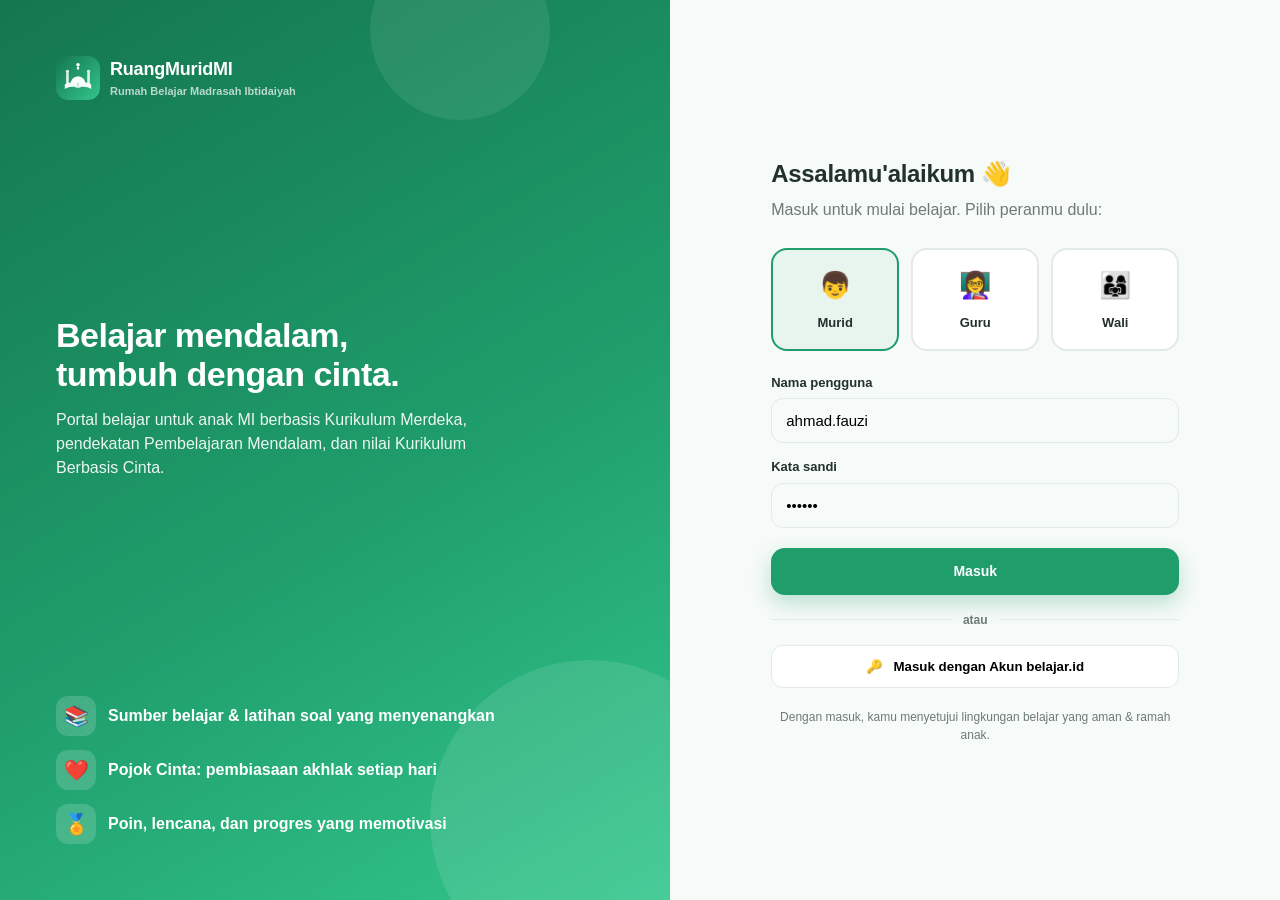
<file: index.html>
<!doctype html>
<html lang="id">
<head>
<meta charset="utf-8">
<meta name="viewport" content="width=device-width, initial-scale=1">
<title>RuangMuridMI — Masuk</title>
<link rel="icon" href="assets/logo.svg">
<link rel="stylesheet" href="assets/styles.css">
</head>
<body>
<div class="login">
  <div class="art">
    <div class="brand" style="color:#fff">
      <img class="logo" src="assets/logo.svg" alt="" style="width:44px;height:44px">
      <div style="font-size:18px">RuangMuridMI<small style="color:rgba(255,255,255,.7)">Rumah Belajar Madrasah Ibtidaiyah</small></div>
    </div>
    <div>
      <h1>Belajar mendalam,<br>tumbuh dengan cinta.</h1>
      <p>Portal belajar untuk anak MI berbasis Kurikulum Merdeka, pendekatan Pembelajaran Mendalam, dan nilai Kurikulum Berbasis Cinta.</p>
    </div>
    <div class="feat">
      <div><span class="em">📚</span> Sumber belajar & latihan soal yang menyenangkan</div>
      <div><span class="em">❤️</span> Pojok Cinta: pembiasaan akhlak setiap hari</div>
      <div><span class="em">🏅</span> Poin, lencana, dan progres yang memotivasi</div>
    </div>
  </div>
  <div class="form">
    <h2>Assalamu'alaikum 👋</h2>
    <p class="lead">Masuk untuk mulai belajar. Pilih peranmu dulu:</p>
    <div class="roles">
      <div class="role sel"><div class="em">👦</div><div class="nm">Murid</div></div>
      <div class="role"><div class="em">👩‍🏫</div><div class="nm">Guru</div></div>
      <div class="role"><div class="em">👨‍👩‍👧</div><div class="nm">Wali</div></div>
    </div>
    <div class="field"><label>Nama pengguna</label><input type="text" placeholder="cth: ahmad.fauzi" value="ahmad.fauzi"></div>
    <div class="field"><label>Kata sandi</label><input type="password" placeholder="••••••••" value="123456"></div>
    <a class="btn primary block" href="murid/index.html" style="margin-top:6px">Masuk</a>
    <div class="divider">atau</div>
    <button class="gbtn"><span>🔑</span> Masuk dengan Akun belajar.id</button>
    <p style="font-size:12px;color:var(--muted);margin-top:20px;text-align:center">Dengan masuk, kamu menyetujui lingkungan belajar yang aman & ramah anak.</p>
  </div>
</div>
<script src="assets/app.js"></script>
</body>
</html>
</file>
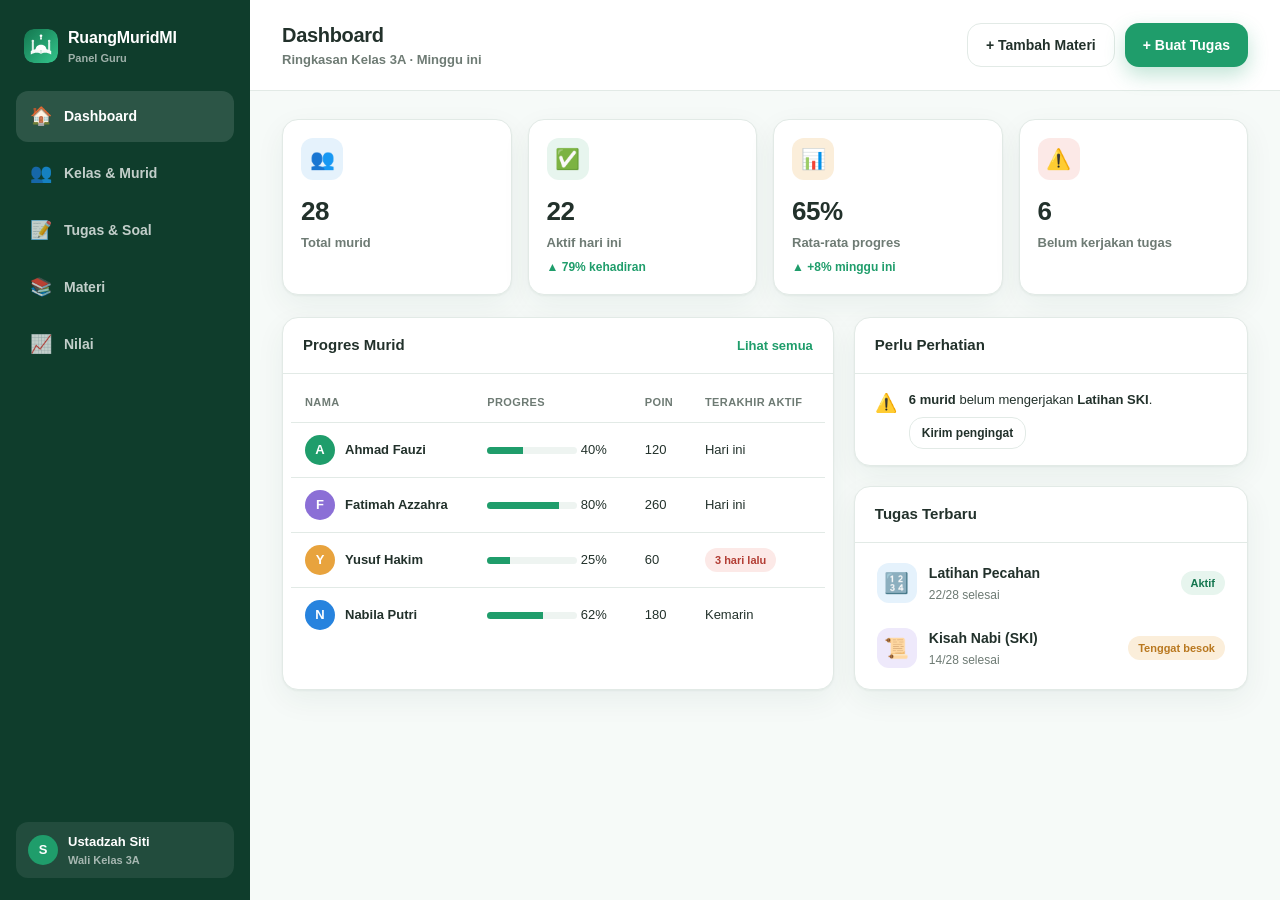
<file: guru/index.html>
<!doctype html>
<html lang="id">
<head>
<meta charset="utf-8">
<meta name="viewport" content="width=device-width, initial-scale=1">
<title>Dashboard Guru — RuangMuridMI</title>
<link rel="icon" href="../assets/logo.svg">
<link rel="stylesheet" href="../assets/styles.css">
</head>
<body>
<div class="shell">
  <aside class="side">
    <div class="brand"><img class="logo" src="../assets/logo.svg" alt=""><div>RuangMuridMI<small>Panel Guru</small></div></div>
    <a class="nav-link active"><span class="ic">🏠</span> Dashboard</a>
    <a class="nav-link"><span class="ic">👥</span> Kelas &amp; Murid</a>
    <a class="nav-link"><span class="ic">📝</span> Tugas &amp; Soal</a>
    <a class="nav-link"><span class="ic">📚</span> Materi</a>
    <a class="nav-link"><span class="ic">📈</span> Nilai</a>
    <div class="foot"><span class="avatar">S</span><div>Ustadzah Siti<div style="font-weight:600;font-size:11px;color:rgba(255,255,255,.6)">Wali Kelas 3A</div></div></div>
  </aside>
  <main class="main">
    <div class="mainbar">
      <div><h1>Dashboard</h1><div class="sub">Ringkasan Kelas 3A · Minggu ini</div></div>
      <div style="display:flex;gap:10px">
        <button class="btn ghost">+ Tambah Materi</button>
        <button class="btn primary">+ Buat Tugas</button>
      </div>
    </div>
    <div class="wrap">
      <div class="metrics">
        <div class="metric"><div class="ic c-blue">👥</div><div class="n">28</div><div class="l">Total murid</div></div>
        <div class="metric"><div class="ic c-green">✅</div><div class="n">22</div><div class="l">Aktif hari ini</div><div class="trend">▲ 79% kehadiran</div></div>
        <div class="metric"><div class="ic c-gold">📊</div><div class="n">65%</div><div class="l">Rata-rata progres</div><div class="trend">▲ +8% minggu ini</div></div>
        <div class="metric"><div class="ic c-red">⚠️</div><div class="n">6</div><div class="l">Belum kerjakan tugas</div></div>
      </div>

      <div class="grid-2">
        <div class="panel">
          <div class="ph"><h3>Progres Murid</h3><a style="font-size:13px;font-weight:700;color:var(--green)">Lihat semua</a></div>
          <div class="pb">
            <table>
              <thead><tr><th>Nama</th><th>Progres</th><th>Poin</th><th>Terakhir aktif</th></tr></thead>
              <tbody>
                <tr><td><div class="who"><span class="avatar">A</span> Ahmad Fauzi</div></td><td><span class="mini-bar"><i style="width:40%"></i></span> 40%</td><td>120</td><td>Hari ini</td></tr>
                <tr><td><div class="who"><span class="avatar" style="background:var(--purple)">F</span> Fatimah Azzahra</div></td><td><span class="mini-bar"><i style="width:80%"></i></span> 80%</td><td>260</td><td>Hari ini</td></tr>
                <tr><td><div class="who"><span class="avatar" style="background:var(--gold)">Y</span> Yusuf Hakim</div></td><td><span class="mini-bar"><i style="width:25%"></i></span> 25%</td><td>60</td><td><span class="tag late">3 hari lalu</span></td></tr>
                <tr><td><div class="who"><span class="avatar" style="background:var(--blue)">N</span> Nabila Putri</div></td><td><span class="mini-bar"><i style="width:62%"></i></span> 62%</td><td>180</td><td>Kemarin</td></tr>
              </tbody>
            </table>
          </div>
        </div>

        <div style="display:flex;flex-direction:column;gap:20px">
          <div class="panel">
            <div class="ph"><h3>Perlu Perhatian</h3></div>
            <div style="padding:16px 20px;display:flex;flex-direction:column;gap:12px">
              <div style="display:flex;gap:12px;align-items:flex-start"><span style="font-size:18px">⚠️</span><div style="font-size:13px"><b>6 murid</b> belum mengerjakan <b>Latihan SKI</b>.<div style="margin-top:8px"><button class="btn ghost" style="padding:8px 12px;font-size:12px">Kirim pengingat</button></div></div></div>
            </div>
          </div>
          <div class="panel">
            <div class="ph"><h3>Tugas Terbaru</h3></div>
            <div style="padding:8px">
              <div class="row" style="border:none"><span class="ic c-blue">🔢</span><span class="grow"><span class="t">Latihan Pecahan</span><span class="s">22/28 selesai</span></span><span class="tag ok">Aktif</span></div>
              <div class="row" style="border:none"><span class="ic c-purple">📜</span><span class="grow"><span class="t">Kisah Nabi (SKI)</span><span class="s">14/28 selesai</span></span><span class="tag warn">Tenggat besok</span></div>
            </div>
          </div>
        </div>
      </div>
    </div>
  </main>
</div>
</body>
</html>
</file>
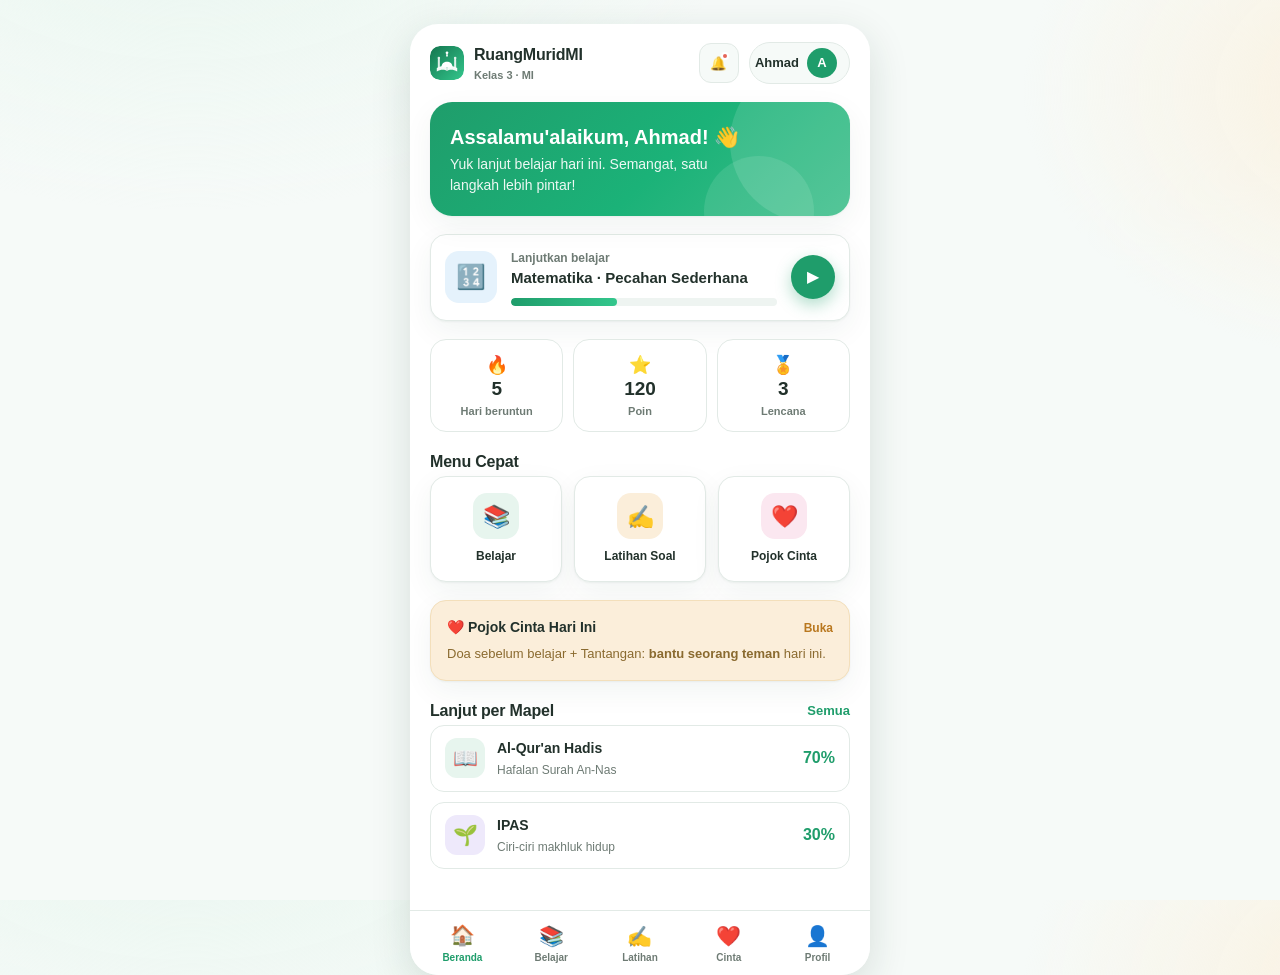
<file: murid/index.html>
<!doctype html>
<html lang="id">
<head>
<meta charset="utf-8">
<meta name="viewport" content="width=device-width, initial-scale=1">
<title>Beranda — RuangMuridMI</title>
<link rel="icon" href="../assets/logo.svg">
<link rel="stylesheet" href="../assets/styles.css">
</head>
<body class="app-bg">
<div class="phone">
  <div class="topbar">
    <div class="brand"><img class="logo" src="../assets/logo.svg" alt=""><div>RuangMuridMI<small>Kelas 3 · MI</small></div></div>
    <div style="display:flex;gap:10px;align-items:center">
      <button class="icon-btn">🔔<span class="dot"></span></button>
      <div class="userchip"><span>Ahmad</span><span class="avatar">A</span></div>
    </div>
  </div>
  <div class="content">
    <div class="greet">
      <h1>Assalamu'alaikum, Ahmad! 👋</h1>
      <p>Yuk lanjut belajar hari ini. Semangat, satu langkah lebih pintar!</p>
    </div>

    <div class="continue">
      <div class="thumb c-blue">🔢</div>
      <div class="meta">
        <div class="k">Lanjutkan belajar</div>
        <div class="t">Matematika · Pecahan Sederhana</div>
        <div class="bar" style="margin-top:8px"><i style="width:40%"></i></div>
      </div>
      <a class="play" href="materi.html">▶</a>
    </div>

    <div class="stats">
      <div class="stat"><div class="em">🔥</div><div class="n">5</div><div class="l">Hari beruntun</div></div>
      <div class="stat"><div class="em">⭐</div><div class="n">120</div><div class="l">Poin</div></div>
      <div class="stat"><div class="em">🏅</div><div class="n">3</div><div class="l">Lencana</div></div>
    </div>

    <div>
      <div class="section-title"><h2>Menu Cepat</h2></div>
      <div class="quick">
        <a class="qbtn" href="mapel.html"><span class="ic c-green">📚</span><span>Belajar</span></a>
        <a class="qbtn" href="kuis.html"><span class="ic c-gold">✍️</span><span>Latihan Soal</span></a>
        <a class="qbtn" href="pojok-cinta.html"><span class="ic c-pink">❤️</span><span>Pojok Cinta</span></a>
      </div>
    </div>

    <div class="card tint-gold">
      <div style="display:flex;align-items:center;justify-content:space-between">
        <div style="font-weight:800;font-size:14px">❤️ Pojok Cinta Hari Ini</div>
        <a href="pojok-cinta.html" style="font-size:12px;font-weight:700;color:#B9781F">Buka</a>
      </div>
      <p style="font-size:13px;color:#8a6a2f;margin-top:6px">Doa sebelum belajar + Tantangan: <b>bantu seorang teman</b> hari ini.</p>
    </div>

    <div>
      <div class="section-title"><h2>Lanjut per Mapel</h2><a href="mapel.html">Semua</a></div>
      <div class="row-list">
        <a class="row" href="materi.html"><span class="ic c-green">📖</span><span class="grow"><span class="t">Al-Qur'an Hadis</span><span class="s">Hafalan Surah An-Nas</span></span><span style="font-weight:800;color:var(--green)">70%</span></a>
        <a class="row" href="materi.html"><span class="ic c-purple">🌱</span><span class="grow"><span class="t">IPAS</span><span class="s">Ciri-ciri makhluk hidup</span></span><span style="font-weight:800;color:var(--green)">30%</span></a>
      </div>
    </div>
  </div>

  <nav class="tabbar">
    <a class="tab active" href="index.html"><span class="ic">🏠</span>Beranda</a>
    <a class="tab" href="mapel.html"><span class="ic">📚</span>Belajar</a>
    <a class="tab" href="kuis.html"><span class="ic">✍️</span>Latihan</a>
    <a class="tab" href="pojok-cinta.html"><span class="ic">❤️</span>Cinta</a>
    <a class="tab" href="profil.html"><span class="ic">👤</span>Profil</a>
  </nav>
</div>
<script src="../assets/app.js"></script>
</body>
</html>
</file>
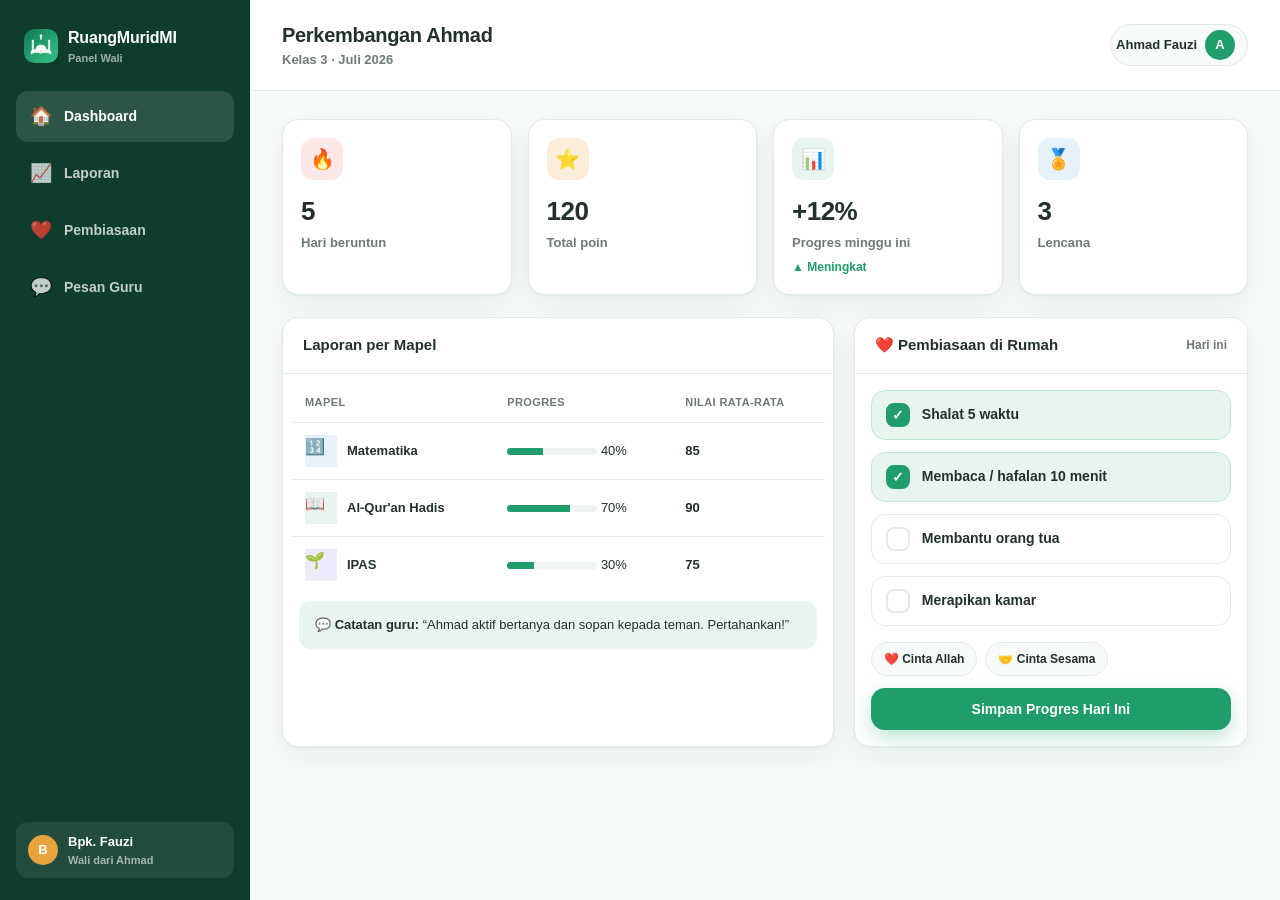
<file: wali/index.html>
<!doctype html>
<html lang="id">
<head>
<meta charset="utf-8">
<meta name="viewport" content="width=device-width, initial-scale=1">
<title>Dashboard Wali — RuangMuridMI</title>
<link rel="icon" href="../assets/logo.svg">
<link rel="stylesheet" href="../assets/styles.css">
</head>
<body>
<div class="shell">
  <aside class="side">
    <div class="brand"><img class="logo" src="../assets/logo.svg" alt=""><div>RuangMuridMI<small>Panel Wali</small></div></div>
    <a class="nav-link active"><span class="ic">🏠</span> Dashboard</a>
    <a class="nav-link"><span class="ic">📈</span> Laporan</a>
    <a class="nav-link"><span class="ic">❤️</span> Pembiasaan</a>
    <a class="nav-link"><span class="ic">💬</span> Pesan Guru</a>
    <div class="foot"><span class="avatar" style="background:var(--gold)">B</span><div>Bpk. Fauzi<div style="font-weight:600;font-size:11px;color:rgba(255,255,255,.6)">Wali dari Ahmad</div></div></div>
  </aside>
  <main class="main">
    <div class="mainbar">
      <div><h1>Perkembangan Ahmad</h1><div class="sub">Kelas 3 · Juli 2026</div></div>
      <div class="userchip"><span>Ahmad Fauzi</span><span class="avatar">A</span></div>
    </div>
    <div class="wrap">
      <div class="metrics">
        <div class="metric"><div class="ic c-red">🔥</div><div class="n">5</div><div class="l">Hari beruntun</div></div>
        <div class="metric"><div class="ic c-gold">⭐</div><div class="n">120</div><div class="l">Total poin</div></div>
        <div class="metric"><div class="ic c-green">📊</div><div class="n">+12%</div><div class="l">Progres minggu ini</div><div class="trend">▲ Meningkat</div></div>
        <div class="metric"><div class="ic c-blue">🏅</div><div class="n">3</div><div class="l">Lencana</div></div>
      </div>

      <div class="grid-2">
        <div class="panel">
          <div class="ph"><h3>Laporan per Mapel</h3></div>
          <div class="pb">
            <table>
              <thead><tr><th>Mapel</th><th>Progres</th><th>Nilai rata-rata</th></tr></thead>
              <tbody>
                <tr><td><div class="who"><span class="ic c-blue" style="width:32px;height:32px;font-size:16px">🔢</span> Matematika</div></td><td><span class="mini-bar"><i style="width:40%"></i></span> 40%</td><td><b>85</b></td></tr>
                <tr><td><div class="who"><span class="ic c-green" style="width:32px;height:32px;font-size:16px">📖</span> Al-Qur'an Hadis</div></td><td><span class="mini-bar"><i style="width:70%"></i></span> 70%</td><td><b>90</b></td></tr>
                <tr><td><div class="who"><span class="ic c-purple" style="width:32px;height:32px;font-size:16px">🌱</span> IPAS</div></td><td><span class="mini-bar"><i style="width:30%"></i></span> 30%</td><td><b>75</b></td></tr>
              </tbody>
            </table>
            <div style="padding:14px 16px;margin:8px;background:var(--green-soft);border-radius:12px;font-size:13px">💬 <b>Catatan guru:</b> “Ahmad aktif bertanya dan sopan kepada teman. Pertahankan!”</div>
          </div>
        </div>

        <div class="panel">
          <div class="ph"><h3>❤️ Pembiasaan di Rumah</h3><span style="font-size:12px;color:var(--muted);font-weight:700">Hari ini</span></div>
          <div style="padding:16px;display:flex;flex-direction:column;gap:12px">
            <div class="check done"><span class="box">✓</span> Shalat 5 waktu</div>
            <div class="check done"><span class="box">✓</span> Membaca / hafalan 10 menit</div>
            <div class="check"><span class="box"></span> Membantu orang tua</div>
            <div class="check"><span class="box"></span> Merapikan kamar</div>
            <div class="pillars" style="margin-top:4px"><span class="pill">❤️ Cinta Allah</span><span class="pill">🤝 Cinta Sesama</span></div>
            <button class="btn primary block">Simpan Progres Hari Ini</button>
          </div>
        </div>
      </div>
    </div>
  </main>
</div>
</body>
</html>
</file>
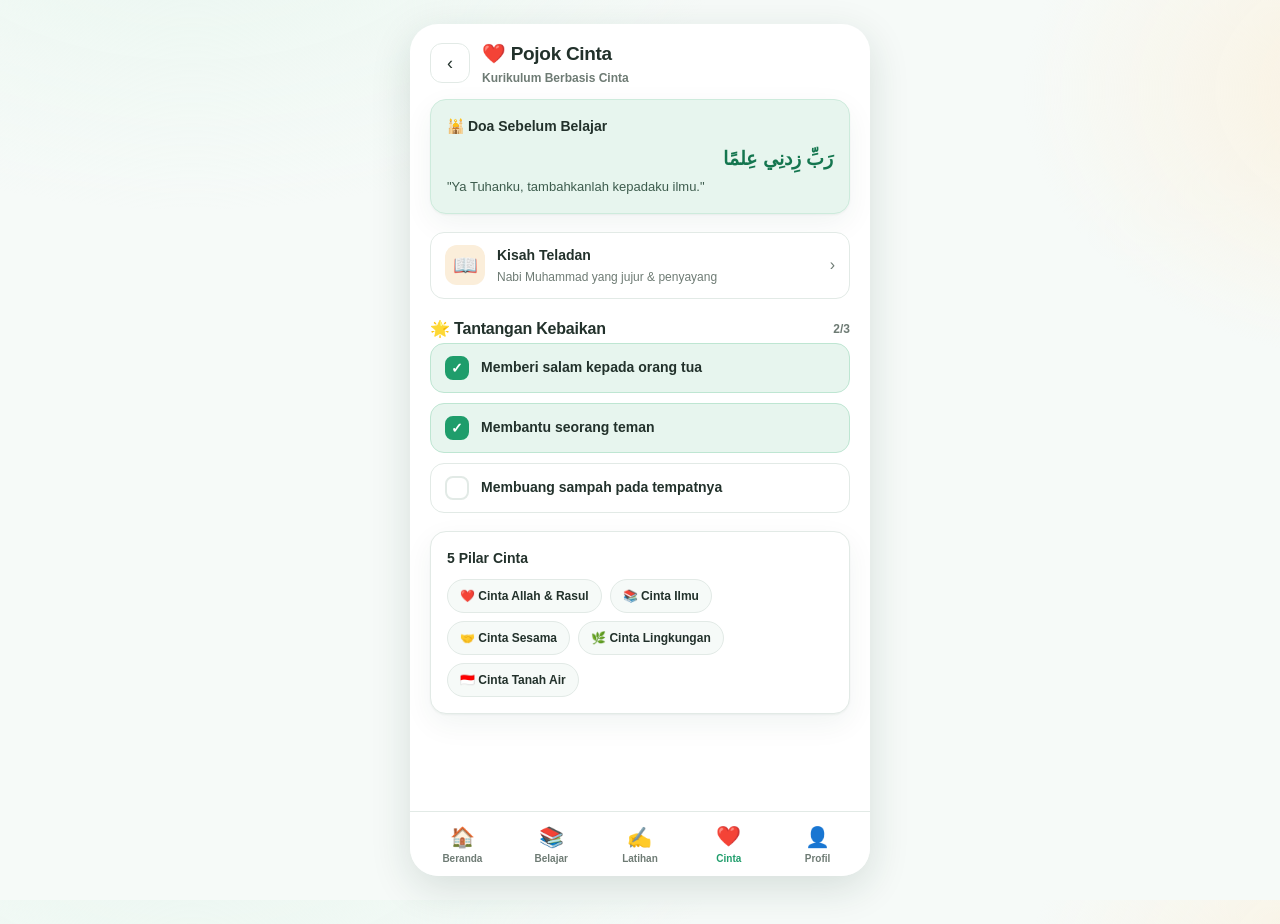
<file: murid/pojok-cinta.html>
<!doctype html>
<html lang="id">
<head>
<meta charset="utf-8">
<meta name="viewport" content="width=device-width, initial-scale=1">
<title>Pojok Cinta — RuangMuridMI</title>
<link rel="icon" href="../assets/logo.svg">
<link rel="stylesheet" href="../assets/styles.css">
</head>
<body class="app-bg">
<div class="phone">
  <div class="page-head">
    <a class="back" href="index.html">‹</a>
    <div><h1>❤️ Pojok Cinta</h1><div style="font-size:12px;color:var(--muted);font-weight:600">Kurikulum Berbasis Cinta</div></div>
  </div>
  <div class="content">
    <div class="card tint-green">
      <div style="font-weight:800;font-size:14px">🕌 Doa Sebelum Belajar</div>
      <p style="font-size:19px;font-weight:700;margin-top:8px;color:var(--green-dark)" dir="rtl">رَبِّ زِدنِي عِلمًا</p>
      <p style="font-size:13px;color:#3d5c4d;margin-top:4px">"Ya Tuhanku, tambahkanlah kepadaku ilmu."</p>
    </div>

    <a class="row" href="#"><span class="ic c-gold">📖</span><span class="grow"><span class="t">Kisah Teladan</span><span class="s">Nabi Muhammad yang jujur & penyayang</span></span><span style="color:var(--muted)">›</span></a>

    <div>
      <div class="section-title"><h2>🌟 Tantangan Kebaikan</h2><span style="font-size:12px;color:var(--muted);font-weight:700">2/3</span></div>
      <div class="check-list">
        <div class="check done"><span class="box">✓</span> Memberi salam kepada orang tua</div>
        <div class="check done"><span class="box">✓</span> Membantu seorang teman</div>
        <div class="check"><span class="box"></span> Membuang sampah pada tempatnya</div>
      </div>
    </div>

    <div class="card">
      <div style="font-weight:800;font-size:14px;margin-bottom:10px">5 Pilar Cinta</div>
      <div class="pillars">
        <span class="pill">❤️ Cinta Allah &amp; Rasul</span>
        <span class="pill">📚 Cinta Ilmu</span>
        <span class="pill">🤝 Cinta Sesama</span>
        <span class="pill">🌿 Cinta Lingkungan</span>
        <span class="pill">🇮🇩 Cinta Tanah Air</span>
      </div>
    </div>
  </div>
  <nav class="tabbar">
    <a class="tab" href="index.html"><span class="ic">🏠</span>Beranda</a>
    <a class="tab" href="mapel.html"><span class="ic">📚</span>Belajar</a>
    <a class="tab" href="kuis.html"><span class="ic">✍️</span>Latihan</a>
    <a class="tab active" href="pojok-cinta.html"><span class="ic">❤️</span>Cinta</a>
    <a class="tab" href="profil.html"><span class="ic">👤</span>Profil</a>
  </nav>
</div>
<script src="../assets/app.js"></script>
</body>
</html>
</file>
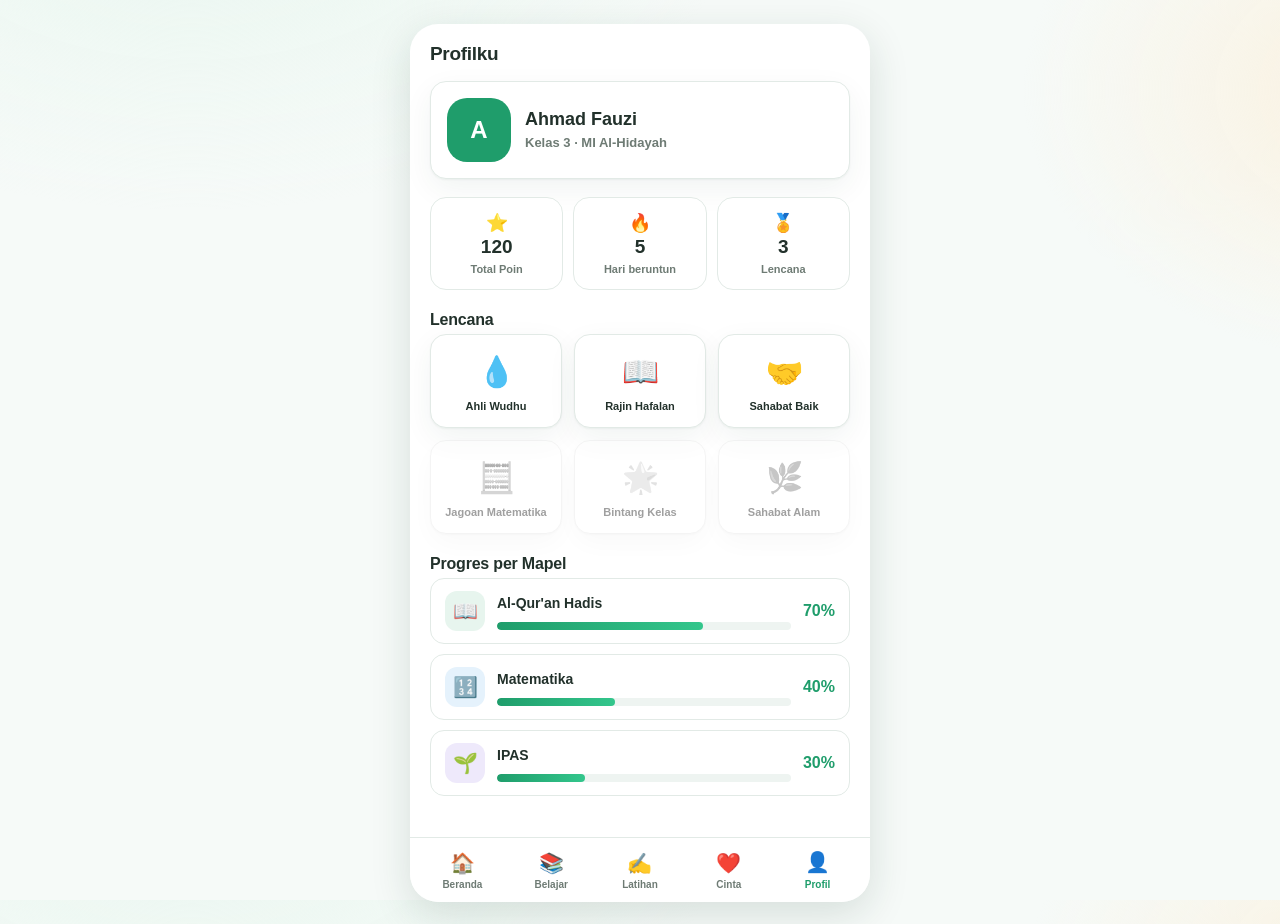
<file: murid/profil.html>
<!doctype html>
<html lang="id">
<head>
<meta charset="utf-8">
<meta name="viewport" content="width=device-width, initial-scale=1">
<title>Profil — RuangMuridMI</title>
<link rel="icon" href="../assets/logo.svg">
<link rel="stylesheet" href="../assets/styles.css">
</head>
<body class="app-bg">
<div class="phone">
  <div class="page-head"><div><h1>Profilku</h1></div></div>
  <div class="content">
    <div class="card" style="display:flex;align-items:center;gap:14px">
      <span class="avatar lg">A</span>
      <div>
        <div style="font-weight:800;font-size:18px">Ahmad Fauzi</div>
        <div style="font-size:13px;color:var(--muted);font-weight:600">Kelas 3 · MI Al-Hidayah</div>
      </div>
    </div>

    <div class="stats">
      <div class="stat"><div class="em">⭐</div><div class="n">120</div><div class="l">Total Poin</div></div>
      <div class="stat"><div class="em">🔥</div><div class="n">5</div><div class="l">Hari beruntun</div></div>
      <div class="stat"><div class="em">🏅</div><div class="n">3</div><div class="l">Lencana</div></div>
    </div>

    <div>
      <div class="section-title"><h2>Lencana</h2></div>
      <div class="badges">
        <div class="badge"><div class="em">💧</div><div class="nm">Ahli Wudhu</div></div>
        <div class="badge"><div class="em">📖</div><div class="nm">Rajin Hafalan</div></div>
        <div class="badge"><div class="em">🤝</div><div class="nm">Sahabat Baik</div></div>
        <div class="badge locked"><div class="em">🧮</div><div class="nm">Jagoan Matematika</div></div>
        <div class="badge locked"><div class="em">🌟</div><div class="nm">Bintang Kelas</div></div>
        <div class="badge locked"><div class="em">🌿</div><div class="nm">Sahabat Alam</div></div>
      </div>
    </div>

    <div>
      <div class="section-title"><h2>Progres per Mapel</h2></div>
      <div class="row-list">
        <div class="row"><span class="ic c-green">📖</span><span class="grow"><span class="t">Al-Qur'an Hadis</span><div class="bar" style="margin-top:6px"><i style="width:70%"></i></div></span><span style="font-weight:800;color:var(--green)">70%</span></div>
        <div class="row"><span class="ic c-blue">🔢</span><span class="grow"><span class="t">Matematika</span><div class="bar" style="margin-top:6px"><i style="width:40%"></i></div></span><span style="font-weight:800;color:var(--green)">40%</span></div>
        <div class="row"><span class="ic c-purple">🌱</span><span class="grow"><span class="t">IPAS</span><div class="bar" style="margin-top:6px"><i style="width:30%"></i></div></span><span style="font-weight:800;color:var(--green)">30%</span></div>
      </div>
    </div>
  </div>
  <nav class="tabbar">
    <a class="tab" href="index.html"><span class="ic">🏠</span>Beranda</a>
    <a class="tab" href="mapel.html"><span class="ic">📚</span>Belajar</a>
    <a class="tab" href="kuis.html"><span class="ic">✍️</span>Latihan</a>
    <a class="tab" href="pojok-cinta.html"><span class="ic">❤️</span>Cinta</a>
    <a class="tab active" href="profil.html"><span class="ic">👤</span>Profil</a>
  </nav>
</div>
<script src="../assets/app.js"></script>
</body>
</html>
</file>
<file: assets/styles.css>
:root{
  /* Brand */
  --green:#1F9D6B; --green-dark:#14764F; --green-soft:#E7F5EE;
  --gold:#E8A33D; --gold-soft:#FBEEDA;
  --blue:#2783DE; --blue-soft:#E5F2FC;
  --purple:#8B6FD6; --purple-soft:#EEE9FB;
  --pink:#DF84A8; --pink-soft:#FBE7F0;
  --red:#E56458; --red-soft:#FCE9E7;
  /* Neutrals */
  --ink:#22312B; --muted:#6E7B74; --canvas:#FFFFFF;
  --surface:#F6FAF8; --surface-2:#EEF4F1; --border:#E2EAE6;
  --shadow:0 1px 2px rgba(20,60,45,.05), 0 10px 30px rgba(20,60,45,.06);
  --shadow-lg:0 12px 40px rgba(20,60,45,.14);
  --r:16px; --r-lg:22px; --r-sm:12px;
  --font:-apple-system,BlinkMacSystemFont,"Segoe UI",Roboto,"Helvetica Neue",Arial,"Noto Sans",sans-serif;
}
*{box-sizing:border-box;margin:0;padding:0}
html,body{height:100%}
body{font-family:var(--font);color:var(--ink);background:var(--surface);line-height:1.5;-webkit-font-smoothing:antialiased}
a{color:inherit;text-decoration:none}
img{max-width:100%;display:block}
button{font-family:inherit;cursor:pointer;border:none;background:none}

/* ---------- App background (kid friendly) ---------- */
.app-bg{min-height:100%;background:
  radial-gradient(900px 500px at 15% -10%, #EAF7F0 0%, rgba(234,247,240,0) 60%),
  radial-gradient(700px 500px at 110% 10%, #FBF1DE 0%, rgba(251,241,222,0) 55%),
  var(--surface);}

/* ---------- Phone shell (murid) ---------- */
.phone{max-width:460px;margin:0 auto;min-height:100vh;background:var(--canvas);
  box-shadow:var(--shadow-lg);position:relative;display:flex;flex-direction:column;
  padding-bottom:86px;overflow:hidden}
@media(min-width:520px){.phone{margin:24px auto;min-height:calc(100vh - 48px);border-radius:28px}}

/* ---------- Top bar ---------- */
.topbar{display:flex;align-items:center;justify-content:space-between;gap:12px;
  padding:18px 20px 12px}
.brand{display:flex;align-items:center;gap:10px;font-weight:800;letter-spacing:-.2px}
.brand .logo{width:34px;height:34px;border-radius:10px;flex:0 0 auto}
.brand small{display:block;font-size:11px;font-weight:600;color:var(--muted);letter-spacing:0}
.icon-btn{width:40px;height:40px;border-radius:12px;background:var(--surface);
  display:grid;place-items:center;color:var(--ink);position:relative;border:1px solid var(--border)}
.icon-btn .dot{position:absolute;top:8px;right:9px;width:8px;height:8px;border-radius:50%;background:var(--red);border:2px solid #fff}
.userchip{display:flex;align-items:center;gap:8px;background:var(--surface);border:1px solid var(--border);
  padding:5px 12px 5px 5px;border-radius:999px;font-weight:700;font-size:13px}
.avatar{width:30px;height:30px;border-radius:50%;background:var(--green);color:#fff;
  display:grid;place-items:center;font-weight:800;font-size:13px;flex:0 0 auto}
.avatar.lg{width:64px;height:64px;font-size:24px;border-radius:20px}

/* ---------- Content ---------- */
.content{padding:6px 20px 20px;display:flex;flex-direction:column;gap:18px;flex:1}
.section-title{display:flex;align-items:center;justify-content:space-between;margin-bottom:2px}
.section-title h2{font-size:16px;font-weight:800;letter-spacing:-.2px}
.section-title a{font-size:13px;font-weight:700;color:var(--green)}
.page-head{display:flex;align-items:center;gap:12px;padding:16px 20px 6px}
.page-head h1{font-size:19px;font-weight:800;letter-spacing:-.3px}
.back{width:40px;height:40px;border-radius:12px;border:1px solid var(--border);background:#fff;
  display:grid;place-items:center;font-size:18px;color:var(--ink)}

/* ---------- Hero greeting ---------- */
.greet{background:linear-gradient(135deg,var(--green) 0%,#1BB278 55%,#3DBE8A 100%);
  color:#fff;border-radius:var(--r-lg);padding:20px;position:relative;overflow:hidden;box-shadow:var(--shadow)}
.greet::after{content:"";position:absolute;right:-40px;top:-40px;width:160px;height:160px;
  background:rgba(255,255,255,.12);border-radius:50%}
.greet::before{content:"";position:absolute;right:36px;bottom:-50px;width:110px;height:110px;
  background:rgba(255,255,255,.10);border-radius:50%}
.greet h1{font-size:20px;font-weight:800;position:relative}
.greet p{opacity:.92;font-size:14px;margin-top:2px;position:relative;max-width:80%}

/* ---------- Continue card ---------- */
.continue{display:flex;align-items:center;gap:14px;background:#fff;border:1px solid var(--border);
  border-radius:var(--r);padding:14px;box-shadow:var(--shadow)}
.continue .thumb{width:52px;height:52px;border-radius:14px;display:grid;place-items:center;font-size:24px;flex:0 0 auto}
.continue .meta{flex:1;min-width:0}
.continue .meta .k{font-size:12px;color:var(--muted);font-weight:600}
.continue .meta .t{font-weight:800;font-size:15px;white-space:nowrap;overflow:hidden;text-overflow:ellipsis}
.play{width:44px;height:44px;border-radius:50%;background:var(--green);color:#fff;display:grid;place-items:center;flex:0 0 auto;box-shadow:0 6px 16px rgba(31,157,107,.35)}

/* ---------- Stats row ---------- */
.stats{display:grid;grid-template-columns:repeat(3,1fr);gap:10px}
.stat{background:#fff;border:1px solid var(--border);border-radius:var(--r);padding:12px;text-align:center}
.stat .n{font-size:19px;font-weight:800;line-height:1}
.stat .l{font-size:11px;color:var(--muted);font-weight:600;margin-top:5px}
.stat .em{font-size:18px}

/* ---------- Quick menu ---------- */
.quick{display:grid;grid-template-columns:repeat(3,1fr);gap:12px}
.qbtn{background:#fff;border:1px solid var(--border);border-radius:var(--r);padding:16px 8px;
  display:flex;flex-direction:column;align-items:center;gap:8px;text-align:center;box-shadow:var(--shadow)}
.qbtn .ic{width:46px;height:46px;border-radius:14px;display:grid;place-items:center;font-size:22px}
.qbtn span{font-size:12px;font-weight:700}

/* ---------- Generic card ---------- */
.card{background:#fff;border:1px solid var(--border);border-radius:var(--r);padding:16px;box-shadow:var(--shadow)}
.card.tint-green{background:var(--green-soft);border-color:#CDEBDC}
.card.tint-gold{background:var(--gold-soft);border-color:#F3DFBB}

/* ---------- Subject grid ---------- */
.subjects{display:grid;grid-template-columns:1fr 1fr;gap:12px}
.subject{background:#fff;border:1px solid var(--border);border-radius:var(--r);padding:14px;box-shadow:var(--shadow);
  display:flex;flex-direction:column;gap:10px}
.subject .ic{width:44px;height:44px;border-radius:13px;display:grid;place-items:center;font-size:22px}
.subject .nm{font-weight:800;font-size:14px;line-height:1.25}
.subject .pr{font-size:11px;color:var(--muted);font-weight:600}

/* color chips for icons */
.c-green{background:var(--green-soft);color:var(--green-dark)}
.c-gold{background:var(--gold-soft);color:#B9781F}
.c-blue{background:var(--blue-soft);color:#1C63A8}
.c-purple{background:var(--purple-soft);color:#5F49A6}
.c-pink{background:var(--pink-soft);color:#B14E78}
.c-red{background:var(--red-soft);color:#B23D33}

/* ---------- Progress ---------- */
.bar{height:8px;border-radius:99px;background:var(--surface-2);overflow:hidden}
.bar>i{display:block;height:100%;border-radius:99px;background:linear-gradient(90deg,var(--green),#33C68C)}
.bar.gold>i{background:linear-gradient(90deg,var(--gold),#F2C06B)}

/* ---------- Callouts ---------- */
.callout{border-radius:var(--r);padding:14px 16px;display:flex;gap:12px;align-items:flex-start}
.callout .em{font-size:20px;flex:0 0 auto}
.callout .h{font-weight:800;font-size:13px;margin-bottom:2px}
.callout .b{font-size:13px;color:var(--muted)}
.callout.dl{background:var(--blue-soft)}
.callout.dl .h{color:#1C63A8}
.callout.kbc{background:var(--pink-soft)}
.callout.kbc .h{color:#B14E78}

/* ---------- Buttons ---------- */
.btn{display:inline-flex;align-items:center;justify-content:center;gap:8px;font-weight:800;
  font-size:14px;padding:13px 18px;border-radius:14px;transition:transform .05s ease}
.btn:active{transform:scale(.98)}
.btn.primary{background:var(--green);color:#fff;box-shadow:0 8px 20px rgba(31,157,107,.28)}
.btn.gold{background:var(--gold);color:#fff;box-shadow:0 8px 20px rgba(232,163,61,.28)}
.btn.ghost{background:#fff;color:var(--ink);border:1px solid var(--border)}
.btn.block{width:100%}
.btn-row{display:flex;gap:10px}

/* ---------- Pojok cinta ---------- */
.pillars{display:flex;flex-wrap:wrap;gap:8px}
.pill{display:inline-flex;align-items:center;gap:6px;font-size:12px;font-weight:700;
  padding:7px 12px;border-radius:999px;background:var(--surface);border:1px solid var(--border)}
.check-list{display:flex;flex-direction:column;gap:10px}
.check{display:flex;align-items:center;gap:12px;padding:12px 14px;border:1px solid var(--border);
  border-radius:14px;background:#fff;font-weight:700;font-size:14px}
.check .box{width:24px;height:24px;border-radius:8px;border:2px solid var(--border);flex:0 0 auto;display:grid;place-items:center;color:#fff}
.check.done{background:var(--green-soft);border-color:#BEE6D2}
.check.done .box{background:var(--green);border-color:var(--green)}

/* ---------- Quiz ---------- */
.quiz-top{display:flex;align-items:center;justify-content:space-between;font-weight:700;font-size:13px;color:var(--muted)}
.timer{background:var(--gold-soft);color:#B9781F;padding:5px 10px;border-radius:999px;font-weight:800;font-size:12px}
.question{background:#fff;border:1px solid var(--border);border-radius:var(--r-lg);padding:20px;box-shadow:var(--shadow);text-align:center}
.question .q{font-size:18px;font-weight:800;margin-top:6px}
.question .emoji{font-size:40px}
.options{display:grid;grid-template-columns:1fr 1fr;gap:12px}
.opt{background:#fff;border:2px solid var(--border);border-radius:16px;padding:18px;font-weight:800;font-size:18px;text-align:center}
.opt .lbl{display:block;font-size:11px;color:var(--muted);font-weight:700;margin-bottom:4px}
.opt.correct{border-color:var(--green);background:var(--green-soft);color:var(--green-dark)}
.opt.wrong{border-color:var(--red);background:var(--red-soft);color:#B23D33}
.feedback{background:var(--green);color:#fff;border-radius:var(--r);padding:14px 16px;font-weight:800;text-align:center;box-shadow:var(--shadow)}

/* ---------- Badges ---------- */
.badges{display:grid;grid-template-columns:repeat(3,1fr);gap:12px}
.badge{background:#fff;border:1px solid var(--border);border-radius:var(--r);padding:14px 8px;text-align:center;box-shadow:var(--shadow)}
.badge .em{font-size:30px}
.badge .nm{font-size:11px;font-weight:700;margin-top:6px;line-height:1.2}
.badge.locked{opacity:.45;filter:grayscale(1)}

/* ---------- Bottom nav ---------- */
.tabbar{position:absolute;left:0;right:0;bottom:0;background:rgba(255,255,255,.92);
  backdrop-filter:blur(10px);border-top:1px solid var(--border);display:flex;justify-content:space-around;
  padding:10px 8px calc(10px + env(safe-area-inset-bottom))}
.tab{display:flex;flex-direction:column;align-items:center;gap:3px;font-size:10px;font-weight:700;color:var(--muted);flex:1}
.tab .ic{width:26px;height:26px;display:grid;place-items:center;font-size:20px}
.tab.active{color:var(--green)}
.tab.active .ic{transform:translateY(-1px)}

/* ---------- List row ---------- */
.row-list{display:flex;flex-direction:column;gap:10px}
.row{display:flex;align-items:center;gap:12px;background:#fff;border:1px solid var(--border);border-radius:14px;padding:12px 14px}
.row .ic{width:40px;height:40px;border-radius:12px;display:grid;place-items:center;font-size:20px;flex:0 0 auto}
.row .grow{flex:1;min-width:0;display:flex;flex-direction:column;gap:2px}
.row .t{font-weight:700;font-size:14px;display:block}
.row .s{font-size:12px;color:var(--muted);display:block}

/* ============ DASHBOARD (guru/wali) ============ */
.shell{display:flex;min-height:100vh}
.side{width:250px;flex:0 0 auto;background:#0F3D2C;color:#fff;padding:22px 16px;display:flex;flex-direction:column;gap:6px}
.side .brand{color:#fff;margin:4px 8px 18px}
.side .brand small{color:rgba(255,255,255,.6)}
.nav-link{display:flex;align-items:center;gap:12px;padding:12px 14px;border-radius:12px;font-weight:700;font-size:14px;color:rgba(255,255,255,.75)}
.nav-link .ic{font-size:18px}
.nav-link.active{background:rgba(255,255,255,.12);color:#fff}
.nav-link:hover{background:rgba(255,255,255,.08);color:#fff}
.side .foot{margin-top:auto;display:flex;align-items:center;gap:10px;padding:10px 12px;background:rgba(255,255,255,.08);border-radius:12px;font-size:13px;font-weight:700}
.main{flex:1;min-width:0;display:flex;flex-direction:column;background:var(--surface)}
.mainbar{display:flex;align-items:center;justify-content:space-between;padding:20px 32px;border-bottom:1px solid var(--border);background:#fff}
.mainbar h1{font-size:20px;font-weight:800;letter-spacing:-.3px}
.mainbar .sub{font-size:13px;color:var(--muted);font-weight:600}
.wrap{padding:28px 32px;display:flex;flex-direction:column;gap:22px;max-width:1120px;width:100%}
.metrics{display:grid;grid-template-columns:repeat(4,1fr);gap:16px}
.metric{background:#fff;border:1px solid var(--border);border-radius:var(--r);padding:18px;box-shadow:var(--shadow)}
.metric .ic{width:42px;height:42px;border-radius:12px;display:grid;place-items:center;font-size:20px;margin-bottom:12px}
.metric .n{font-size:26px;font-weight:800;letter-spacing:-.5px}
.metric .l{font-size:13px;color:var(--muted);font-weight:600;margin-top:2px}
.metric .trend{font-size:12px;font-weight:700;color:var(--green);margin-top:6px}
.grid-2{display:grid;grid-template-columns:1.4fr 1fr;gap:20px}
.panel{background:#fff;border:1px solid var(--border);border-radius:var(--r);box-shadow:var(--shadow);overflow:hidden}
.panel .ph{padding:16px 20px;border-bottom:1px solid var(--border);display:flex;align-items:center;justify-content:space-between}
.panel .ph h3{font-size:15px;font-weight:800}
.panel .pb{padding:8px 8px}
table{width:100%;border-collapse:collapse}
th,td{text-align:left;padding:12px 14px;font-size:13px}
th{font-size:11px;text-transform:uppercase;letter-spacing:.4px;color:var(--muted);font-weight:700}
tbody tr{border-top:1px solid var(--border)}
td .who{display:flex;align-items:center;gap:10px;font-weight:700}
.tag{display:inline-flex;align-items:center;gap:5px;font-size:11px;font-weight:800;padding:4px 10px;border-radius:999px}
.tag.ok{background:var(--green-soft);color:var(--green-dark)}
.tag.warn{background:var(--gold-soft);color:#B9781F}
.tag.late{background:var(--red-soft);color:#B23D33}
.mini-bar{height:7px;width:90px;border-radius:99px;background:var(--surface-2);overflow:hidden;display:inline-block;vertical-align:middle}
.mini-bar>i{display:block;height:100%;background:var(--green)}

/* ---------- Login ---------- */
.login{min-height:100vh;display:grid;grid-template-columns:1.1fr 1fr}
.login .art{background:linear-gradient(150deg,#14764F 0%,#1F9D6B 55%,#33C68C 100%);color:#fff;
  padding:56px;display:flex;flex-direction:column;justify-content:space-between;position:relative;overflow:hidden}
.login .art::after{content:"";position:absolute;right:-80px;bottom:-80px;width:320px;height:320px;background:rgba(255,255,255,.10);border-radius:50%}
.login .art::before{content:"";position:absolute;right:120px;top:-60px;width:180px;height:180px;background:rgba(255,255,255,.08);border-radius:50%}
.login .art h1{font-size:34px;font-weight:800;line-height:1.15;letter-spacing:-.5px;position:relative;max-width:460px}
.login .art p{opacity:.92;margin-top:14px;font-size:16px;position:relative;max-width:420px}
.login .feat{position:relative;display:flex;flex-direction:column;gap:14px}
.login .feat div{display:flex;align-items:center;gap:12px;font-weight:600}
.login .feat .em{width:40px;height:40px;border-radius:12px;background:rgba(255,255,255,.16);display:grid;place-items:center;font-size:20px}
.login .form{padding:56px;display:flex;flex-direction:column;justify-content:center;max-width:520px;width:100%;margin:0 auto}
.login .form h2{font-size:24px;font-weight:800;letter-spacing:-.3px}
.login .form .lead{color:var(--muted);margin-top:6px;margin-bottom:26px}
.roles{display:grid;grid-template-columns:repeat(3,1fr);gap:12px;margin-bottom:22px}
.role{border:2px solid var(--border);border-radius:16px;padding:16px 10px;text-align:center;background:#fff}
.role .em{font-size:26px}
.role .nm{font-weight:800;font-size:13px;margin-top:8px}
.role.sel{border-color:var(--green);background:var(--green-soft)}
.field{margin-bottom:14px}
.field label{display:block;font-size:13px;font-weight:700;margin-bottom:6px}
.field input{width:100%;padding:13px 14px;border:1px solid var(--border);border-radius:12px;font-size:15px;font-family:inherit;background:var(--surface)}
.field input:focus{outline:none;border-color:var(--green);background:#fff}
.divider{display:flex;align-items:center;gap:12px;color:var(--muted);font-size:12px;font-weight:600;margin:16px 0}
.divider::before,.divider::after{content:"";height:1px;background:var(--border);flex:1}
.gbtn{display:flex;align-items:center;justify-content:center;gap:10px;width:100%;padding:13px;border:1px solid var(--border);border-radius:12px;font-weight:700;background:#fff}

@media(max-width:860px){
  .login{grid-template-columns:1fr}
  .login .art{display:none}
  .metrics{grid-template-columns:1fr 1fr}
  .grid-2{grid-template-columns:1fr}
}
@media(max-width:520px){
  .metrics{grid-template-columns:1fr 1fr}
  .wrap,.mainbar{padding-left:18px;padding-right:18px}
}
</file>
